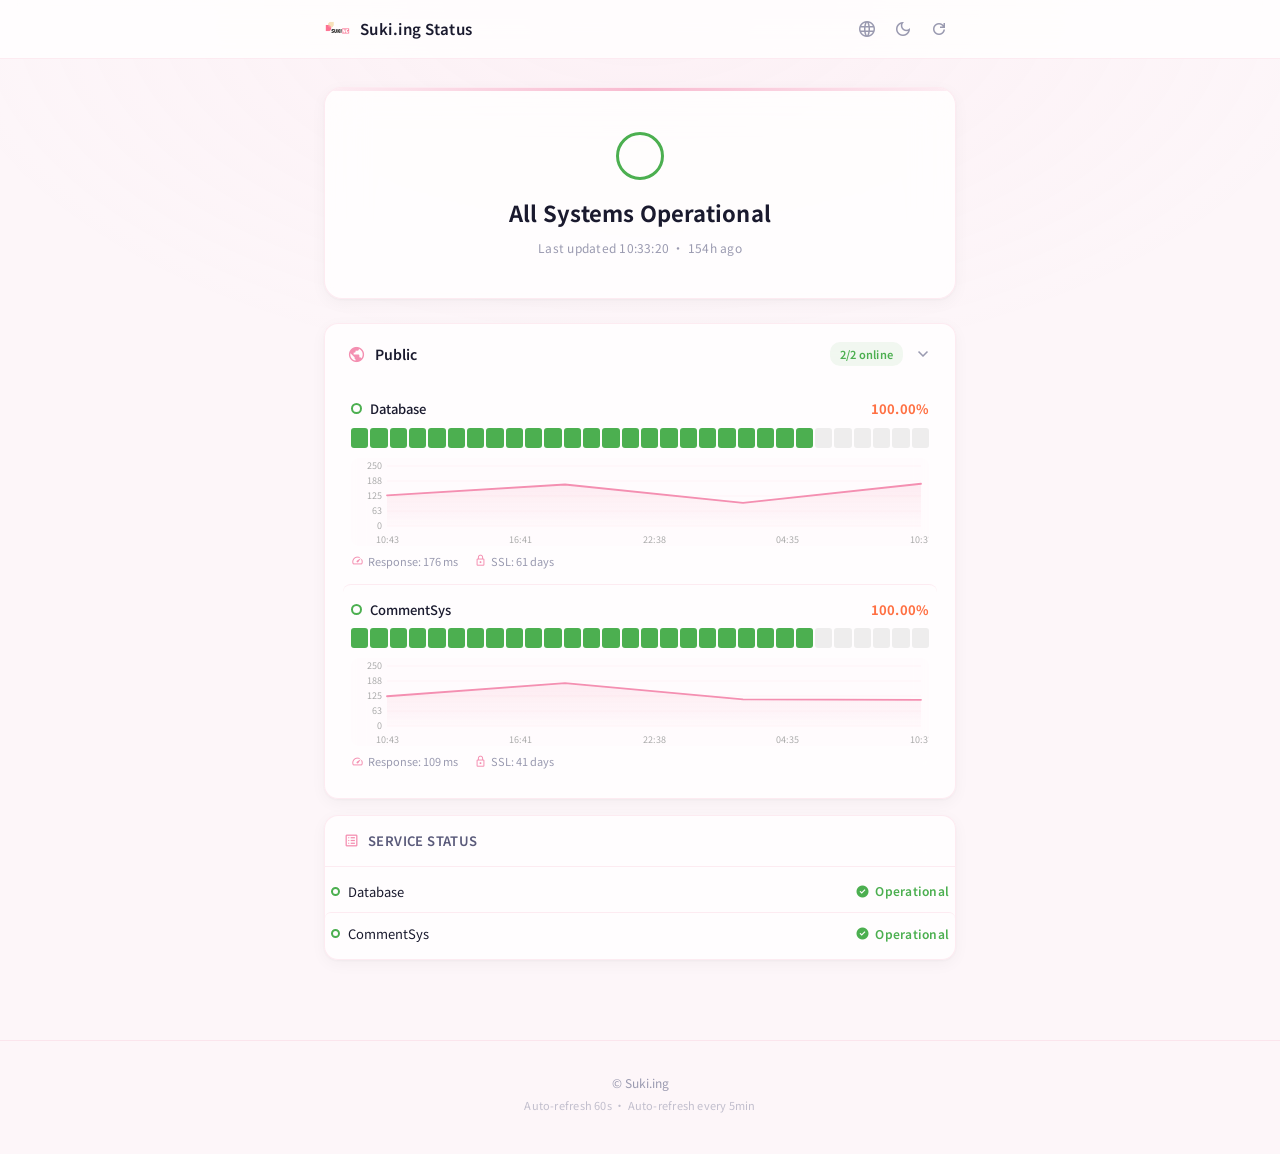
<file: index.html>
<!DOCTYPE html>
<html lang="zh-CN">
<head>
  <meta charset="UTF-8">
  <meta name="viewport" content="width=device-width, initial-scale=1.0">
  <title>Suki.ing Status</title>
  <meta name="description" content="Suki.ing 服务状态监控">
  <meta name="theme-color" content="#F8BBD0">
  <link rel="icon" href="logo.webp" type="image/webp">
  <link rel="stylesheet" href="https://fonts.googleapis.com/css2?family=Material+Symbols+Outlined:opsz,wght,FILL,GRAD@20..48,100..700,0..1,-50..200">
  <link rel="stylesheet" href="https://fonts.googleapis.com/css2?family=Noto+Sans+SC:wght@300;400;500;600;700&display=swap">
  <link rel="stylesheet" href="style.css">
</head>
<body>

  <div class="page">

    <!-- 顶栏 -->
    <header class="topbar">
      <div class="topbar-inner">
        <div class="topbar-left">
          <img src="logo.webp" alt="" class="topbar-logo" id="appBarLogo">
          <span class="topbar-title" id="pageTitle">Suki.ing Status</span>
        </div>
        <div class="topbar-right">
          <button class="btn-icon" id="langBtn" title="Language">
            <span class="material-symbols-outlined">language</span>
          </button>
          <button class="btn-icon" id="themeBtn" title="Theme">
            <span class="material-symbols-outlined" id="themeIcon">dark_mode</span>
          </button>
          <button class="btn-icon" id="refreshBtn" title="Refresh">
            <span class="material-symbols-outlined">refresh</span>
          </button>
        </div>
      </div>
    </header>

    <!-- 语言菜单 -->
    <div class="lang-menu" id="langMenu">
      <div class="lang-opt" data-lang="zh-CN">🇨🇳 简体中文</div>
      <div class="lang-opt" data-lang="en-US">🇺🇸 English</div>
      <div class="lang-opt" data-lang="ja-JP">🇯🇵 日本語</div>
      <div class="lang-opt" data-lang="ko-KR">🇰🇷 한국어</div>
    </div>

    <!-- 主区域 -->
    <main class="content">

      <!-- 加载态 -->
      <div class="loader" id="loadingOverlay">
        <div class="spinner"></div>
        <span data-i18n="loading">加载中...</span>
      </div>

      <!-- 全局状态 -->
      <section class="hero" id="globalStatusCard" data-status="operational">
        <div class="hero-icon" id="globalStatusIcon">
          <span class="hero-status hero-ok"></span>
        </div>
        <h1 class="hero-text" id="globalStatusText">系统一切正常</h1>
        <p class="hero-sub">
          <span data-i18n="lastUpdated">最后更新于</span>
          <span id="lastUpdateTime">--:--:--</span>
          <span id="lastUpdateAgo"></span>
        </p>
      </section>

      <!-- 分组 -->
      <div id="groupsContainer"></div>

      <!-- 服务总览 -->
      <section class="card" id="serviceListSection">
        <h2 class="card-title">
          <span class="material-symbols-outlined">list_alt</span>
          <span data-i18n="serviceStatus">服务状态总览</span>
        </h2>
        <div id="serviceList" style="padding:4px 0"></div>
      </section>

    </main>

    <!-- 底部 -->
    <footer class="footer">
      <p id="copyrightText">© Suki.ing</p>
      <p class="footer-sub">
        <span data-i18n="autoRefresh">每60秒自动刷新</span> ·
        <span data-i18n="poweredBy">自动监测 · 每5分钟刷新</span>
      </p>
    </footer>

  </div>

  <script src="config.js"></script>
  <script src="render.js"></script>
</body>
</html>
</file>
<file: style.css>
:root {
  --pink: #F8BBD0;
  --pink-d: #F48FB1;
  --pink-l: #FCE4EC;
  --pink-rgb: 248,187,208;
  --accent: #FF4081;
  --ok: #4CAF50;
  --ok-bg: rgba(76,175,80,.08);
  --warn: #FF9800;
  --warn-bg: rgba(255,152,0,.08);
  --err: #F44336;
  --err-bg: rgba(244,67,54,.08);
  --orange: #FF7043;
  --up-ok: #4CAF50;
  --up-fair: #81C784;
  --up-warn: #FFD54F;
  --up-bad: #F44336;
  --up-none: #BDBDBD;
  --bg: #fdf6f9;
  --bg2: #fff;
  --card: rgba(255,255,255,.78);
  --txt: #1a1a2e;
  --txt2: #5a5a7a;
  --txt3: #9a9ab0;
  --brd: rgba(248,187,208,.28);
  --brd-inner: rgba(255,255,255,.6);
  --sh: 0 1px 3px rgba(0,0,0,.04), 0 4px 16px rgba(0,0,0,.04);
  --sh-h: 0 2px 8px rgba(0,0,0,.06), 0 8px 32px rgba(0,0,0,.06);
  --r: 14px;
  --ff: 'PingFang SC','Noto Sans SC',-apple-system,BlinkMacSystemFont,'Segoe UI',Roboto,sans-serif;
  --ease: cubic-bezier(.4,0,.2,1);
}
[data-theme=dark] {
  --pink: #AD1457;
  --pink-d: #C2185B;
  --pink-l: #D81B60;
  --pink-rgb: 173,20,87;
  --ok: #66BB6A;
  --ok-bg: rgba(102,187,106,.1);
  --warn: #FFA726;
  --warn-bg: rgba(255,167,38,.1);
  --err: #EF5350;
  --err-bg: rgba(239,83,80,.1);
  --orange: #FF8A65;
  --up-ok: #66BB6A;
  --up-fair: #81C784;
  --up-bad: #EF5350;
  --up-none: #555;
  --bg: #0c0c18;
  --bg2: #16162a;
  --card: rgba(22,22,42,.82);
  --txt: #e8e8f0;
  --txt2: #a0a0b8;
  --txt3: #606078;
  --brd: rgba(173,20,87,.2);
  --brd-inner: rgba(255,255,255,.04);
  --sh: 0 1px 3px rgba(0,0,0,.2), 0 4px 16px rgba(0,0,0,.15);
  --sh-h: 0 2px 8px rgba(0,0,0,.25), 0 8px 32px rgba(0,0,0,.2);
}
*,*::before,*::after{margin:0;padding:0;box-sizing:border-box}
html{scroll-behavior:smooth}
body{font-family:var(--ff);color:var(--txt);line-height:1.65;min-height:100vh;
  background:var(--bg);transition:background .4s var(--ease),color .4s var(--ease)}
body::before{content:'';position:fixed;inset:0;z-index:-1;
  background:radial-gradient(ellipse 80% 60% at 50% 0%,rgba(var(--pink-rgb),.08),transparent 70%)}
[data-theme=dark] body::before{background:radial-gradient(ellipse 80% 60% at 50% 0%,rgba(var(--pink-rgb),.04),transparent 70%)}

/* ── 顶栏 ── */
.topbar{position:sticky;top:0;z-index:50;
  background:var(--card);backdrop-filter:blur(20px) saturate(1.2);
  -webkit-backdrop-filter:blur(20px) saturate(1.2);
  border-bottom:1px solid var(--brd)}
.topbar-inner{max-width:680px;margin:0 auto;padding:12px 24px;
  display:flex;align-items:center;justify-content:space-between}
.topbar-left{display:flex;align-items:center;gap:10px}
.topbar-logo{width:26px;height:26px;border-radius:6px;object-fit:contain;opacity:.9;
  transition:opacity .2s,transform .2s var(--ease)}
.topbar-logo:hover{opacity:1;transform:scale(1.08)}
.topbar-title{font-size:15px;font-weight:600;letter-spacing:.03em;color:var(--txt)}
.topbar-right{display:flex;gap:2px}
.btn-icon{display:inline-flex;align-items:center;justify-content:center;
  width:34px;height:34px;border:none;background:0 0;border-radius:50%;
  cursor:pointer;color:var(--txt3);transition:all .15s var(--ease)}
.btn-icon:hover{background:rgba(var(--pink-rgb),.1);color:var(--pink-d)}
.btn-icon:active{transform:scale(.92)}
.btn-icon .material-symbols-outlined{font-size:20px}

/* ── 语言菜单 ── */
.lang-menu{position:fixed;top:48px;right:16px;z-index:200;
  background:var(--card);backdrop-filter:blur(20px) saturate(1.2);
  -webkit-backdrop-filter:blur(20px) saturate(1.2);
  border:1px solid var(--brd);border-radius:10px;box-shadow:var(--sh-h);
  padding:4px;display:none;min-width:140px;animation:menuIn .15s var(--ease)}
.lang-menu.show{display:block}
.lang-opt{padding:8px 12px;cursor:pointer;font-size:13px;color:var(--txt);
  border-radius:7px;transition:background .1s}
.lang-opt:hover{background:rgba(var(--pink-rgb),.1)}
.lang-opt.active{color:var(--pink-d);font-weight:600;background:rgba(var(--pink-rgb),.06)}
@keyframes menuIn{from{opacity:0;transform:translateY(-4px)}to{opacity:1;transform:none}}

/* ── 主内容 ── */
.content{max-width:680px;margin:0 auto;padding:28px 24px 56px}

/* ── 加载 ── */
.loader{display:flex;flex-direction:column;align-items:center;
  justify-content:center;padding:100px 20px;color:var(--txt3);gap:16px;font-size:13px}
.loader.hidden{display:none}
.spinner{width:28px;height:28px;border:2.5px solid var(--pink-l);
  border-top-color:var(--pink-d);border-radius:50%;animation:spin .8s linear infinite}
@keyframes spin{to{transform:rotate(360deg)}}

/* ── 全局状态卡 ── */
.hero{position:relative;background:var(--card);
  backdrop-filter:blur(20px) saturate(1.2);-webkit-backdrop-filter:blur(20px) saturate(1.2);
  border:1px solid var(--brd);border-radius:18px;padding:44px 32px 40px;
  text-align:center;margin-bottom:24px;box-shadow:var(--sh);
  overflow:hidden;animation:fadeUp .4s var(--ease) both}
.hero::before{content:'';position:absolute;top:0;left:0;right:0;height:3px;
  background:linear-gradient(90deg,var(--pink-l),var(--pink-d),var(--pink-l));
  opacity:.6}
.hero[data-status=degraded]::before{background:linear-gradient(90deg,#FFE0B2,#FF9800,#FFE0B2)}
.hero[data-status=down]::before{background:linear-gradient(90deg,#FFCDD2,#F44336,#FFCDD2)}
.hero-icon{margin-bottom:14px;line-height:1;display:flex;justify-content:center}
.hero-icon .hero-status{display:flex;align-items:center;justify-content:center}
/* 大号绿圈 */
.hero-icon .hero-ok{width:48px;height:48px;border-radius:50%;
  border:3.5px solid var(--ok);background:transparent}
/* 大号黄三角 */
.hero-icon .hero-warn{width:52px;height:52px;color:var(--warn);
  font-size:48px;font-weight:300;line-height:1}
/* 大号红叉 */
.hero-icon .hero-err{width:52px;height:52px;color:var(--err);
  font-size:52px;font-weight:700;line-height:1;letter-spacing:-2px;
  animation:pulse 2s infinite}
.hero-text{font-size:22px;font-weight:700;margin-bottom:8px;letter-spacing:.01em}
.hero-sub{font-size:12px;color:var(--txt3);letter-spacing:.02em}

/* ── 通用卡片 ── */
.card{background:var(--card);backdrop-filter:blur(20px) saturate(1.2);
  -webkit-backdrop-filter:blur(20px) saturate(1.2);
  border:1px solid var(--brd);border-radius:var(--r);margin-bottom:16px;
  box-shadow:var(--sh);overflow:hidden;transition:box-shadow .2s var(--ease);
  animation:fadeUp .4s var(--ease) both}
.card:hover{box-shadow:var(--sh-h)}
.card-title{display:flex;align-items:center;gap:8px;font-size:13px;font-weight:600;
  color:var(--txt2);padding:14px 18px;border-bottom:1px solid var(--brd);
  letter-spacing:.03em;text-transform:uppercase}
.card-title .material-symbols-outlined{color:var(--pink-d);font-size:17px}
@keyframes fadeUp{from{opacity:0;transform:translateY(10px)}to{opacity:1;transform:none}}

/* ── 分组 ── */
.grp{margin-bottom:16px;animation:fadeUp .4s var(--ease) both}
.grp:nth-child(2){animation-delay:.05s}
.grp:nth-child(3){animation-delay:.1s}
.grp-hd{display:flex;align-items:center;justify-content:space-between;
  padding:14px 18px;cursor:pointer;user-select:none;
  transition:background .12s;border-radius:10px;margin:4px}
.grp-hd:hover{background:rgba(var(--pink-rgb),.06)}
.grp-hd-l{display:flex;align-items:center;gap:9px}
.grp-hd-l .material-symbols-outlined{color:var(--pink-d);font-size:19px}
.grp-name{font-size:14px;font-weight:600}
.grp-hd-r{display:flex;align-items:center;gap:10px}
.grp-badge{font-size:11px;font-weight:600;padding:3px 10px;border-radius:10px;
  color:var(--ok);background:var(--ok-bg);letter-spacing:.02em}
.grp-badge.partial{color:var(--warn);background:var(--warn-bg)}
.grp-badge.offline{color:var(--err);background:var(--err-bg)}
.grp-arrow{color:var(--txt3);font-size:20px;transition:transform .2s var(--ease)}
.grp-hd.collapsed .grp-arrow{transform:rotate(-90deg)}
.grp-body{padding:0 18px 14px;overflow:hidden;
  transition:max-height .3s var(--ease),opacity .2s,padding .2s}
.grp-body.collapsed{max-height:0!important;opacity:0;padding-top:0;padding-bottom:0}

/* ── 站点行 ── */
.site{padding:14px 8px;border-top:1px solid var(--brd);border-radius:8px;
  transition:background .12s}
.site:first-child{border-top:none}
.site:hover{background:rgba(var(--pink-rgb),.04)}
.site-row{display:flex;align-items:center;justify-content:space-between;margin-bottom:8px}
.site-l{display:flex;align-items:center;gap:8px}

/* 三级状态指示器 */
.st-dot{display:inline-flex;align-items:center;justify-content:center;
  width:14px;height:14px;flex-shrink:0;font-size:13px;line-height:1}

/* 正常：绿色空心圆形 */
.st-ok{width:11px;height:11px;border-radius:50%;
  border:2px solid var(--ok);background:transparent}

/* 预警：黄色空心三角 */
.st-warn{width:14px;height:14px;color:var(--warn);font-weight:400;
  line-height:1;margin-top:-1px}

/* 故障：红色粗叉号 */
.st-err{width:14px;height:14px;color:var(--err);font-size:16px;
  font-weight:700;line-height:1;letter-spacing:-1px}

@keyframes pulse{0%,100%{opacity:1}50%{opacity:.4}}
.st-err{animation:pulse 2s infinite}
.site-name{font-size:13px;font-weight:500}
.site-up{font-size:13px;font-weight:700;color:var(--orange);letter-spacing:.01em}

/* ── 色块条 ── */
.blocks{display:flex;gap:2px;margin-bottom:10px;height:20px}
.blk{flex:1;border-radius:3px;cursor:pointer;position:relative;min-width:3px;
  transition:transform .1s var(--ease)}
.blk:hover{transform:scaleY(1.2);z-index:1}
.blk[data-l=good]{background:var(--up-ok)}
.blk[data-l=fair]{background:var(--up-fair)}
.blk[data-l=warn]{background:var(--up-warn)}
.blk[data-l=bad]{background:var(--up-bad)}
.blk[data-l=none]{background:var(--up-none);opacity:.25}
.blk-tip{display:none;position:absolute;bottom:calc(100% + 6px);left:50%;
  transform:translateX(-50%);background:var(--txt);color:var(--bg2);
  font-size:10px;padding:3px 8px;border-radius:6px;white-space:nowrap;
  pointer-events:none;z-index:10;box-shadow:var(--sh)}
.blk:hover .blk-tip{display:block}

/* ── 图表 ── */
.chart{position:relative;width:100%;height:88px;margin-top:4px;
  border-radius:8px;overflow:hidden;
  background:rgba(var(--pink-rgb),.03)}
.chart canvas{width:100%;height:100%;display:block}

/* ── 站点详情 ── */
.site-meta{display:flex;gap:16px;font-size:11px;color:var(--txt3);margin-top:6px;flex-wrap:wrap}
.site-meta i{display:inline-flex;align-items:center;gap:4px;font-style:normal}
.site-meta .material-symbols-outlined{font-size:13px;color:var(--pink-d)}

/* ── 服务列表 ── */
.svc-item{display:flex;align-items:center;justify-content:space-between;
  padding:10px 6px;border-top:1px solid var(--brd);border-radius:6px;transition:background .1s}
.svc-item:first-child{border-top:none}
.svc-item:hover{background:rgba(var(--pink-rgb),.04)}
.svc-l{display:flex;align-items:center;gap:8px;font-size:13px}
.svc-l .st-ok{width:9px;height:9px}
.svc-l .st-warn{width:12px;height:12px;font-size:11px}
.svc-l .st-err{width:12px;height:12px;font-size:13px}
.svc-r{display:flex;align-items:center;gap:5px;font-size:12px;font-weight:600;letter-spacing:.02em}
.svc-r.up{color:var(--ok)}
.svc-r.warn{color:var(--warn)}
.svc-r.down{color:var(--err)}
.svc-r .material-symbols-outlined{font-size:15px;font-variation-settings:'FILL' 1}

/* ── 底部 ── */
.footer{text-align:center;padding:32px 20px 40px;color:var(--txt3);font-size:12px;
  border-top:1px solid var(--brd);margin-top:8px}
.footer-sub{margin-top:4px;font-size:11px;opacity:.6;letter-spacing:.02em}

/* ── 响应式 ── */
@media(max-width:640px){
  .topbar-inner{padding:10px 16px}
  .topbar-title{font-size:14px}
  .content{padding:16px 14px 40px}
  .hero{padding:32px 20px 28px;border-radius:14px}
  .hero-icon .hero-ok{width:40px;height:40px;border-width:3px}
  .hero-icon .hero-warn{width:44px;height:44px;font-size:40px}
  .hero-icon .hero-err{width:44px;height:44px;font-size:44px}
  .hero-text{font-size:18px}
  .grp-hd{padding:12px 14px;margin:2px}
  .grp-body{padding:0 14px 12px}
  .blocks{height:16px}
  .chart{height:68px}
  .lang-menu{right:10px}
}

/* ── 滚动条 ── */
::-webkit-scrollbar{width:4px;height:4px}
::-webkit-scrollbar-track{background:0 0}
::-webkit-scrollbar-thumb{background:var(--pink);border-radius:10px}
::-webkit-scrollbar-thumb:hover{background:var(--pink-d)}
</file>
